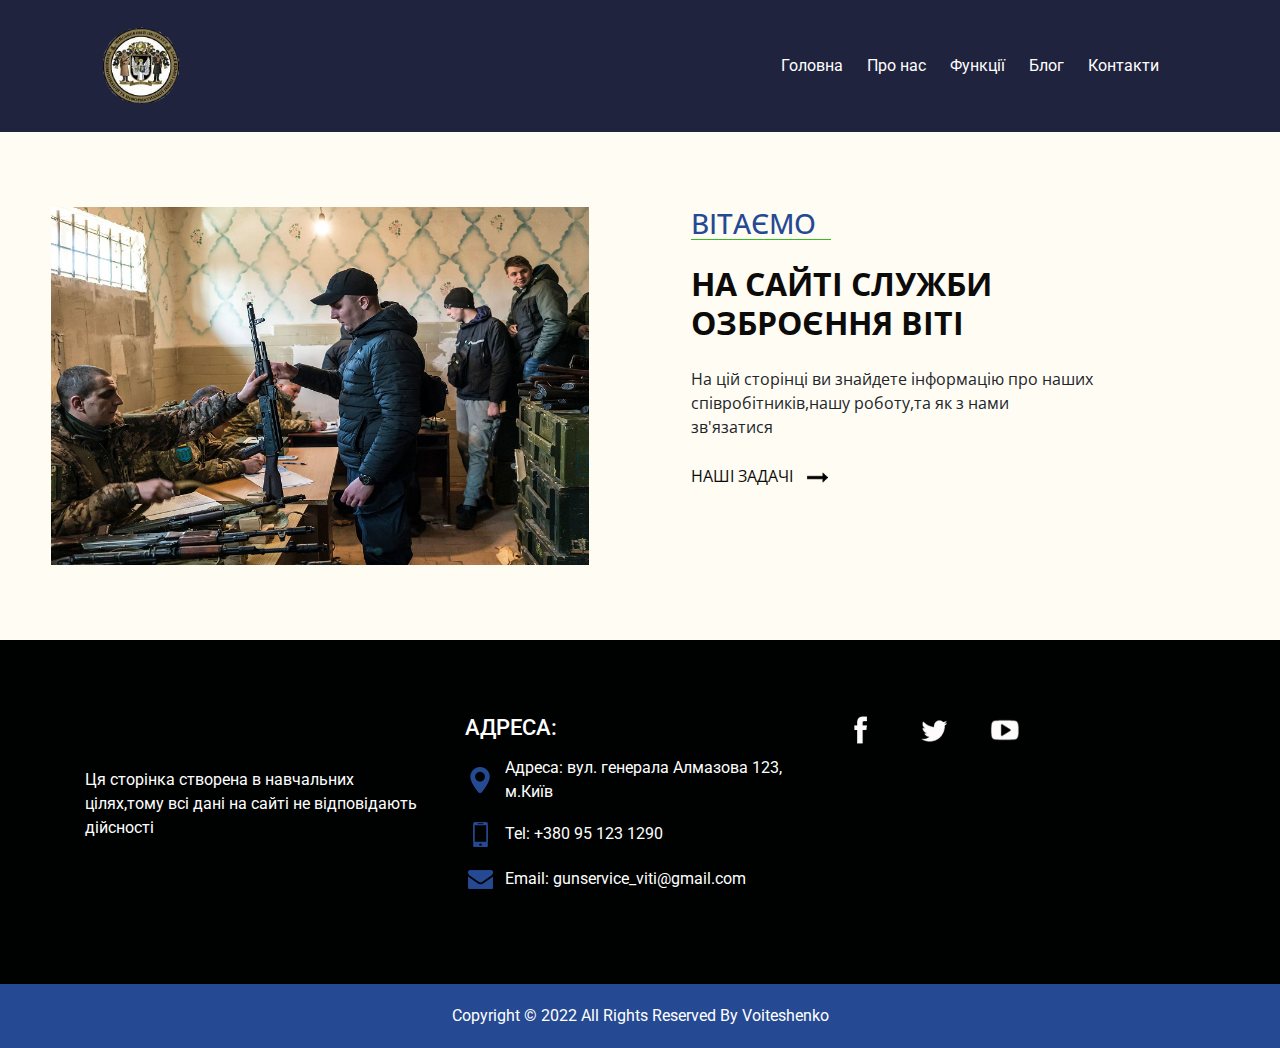
<file: about.html>
<!DOCTYPE html>
<html>

<head>
  <!-- Basic -->
  <meta charset="utf-8" />
  <meta http-equiv="X-UA-Compatible" content="IE=edge" />
  <!-- Mobile Metas -->
  <meta name="viewport" content="width=device-width, initial-scale=1, shrink-to-fit=no" />
  <!-- Site Metas -->
  <meta name="keywords" content="" />
  <meta name="description" content="" />
  <meta name="author" content="" />

  <title>Royal</title>

  <!-- slider stylesheet -->
  <link rel="stylesheet" type="text/css"
    href="https://cdnjs.cloudflare.com/ajax/libs/OwlCarousel2/2.1.3/assets/owl.carousel.min.css" />

  <!-- bootstrap core css -->
  <link rel="stylesheet" type="text/css" href="css/bootstrap.css" />

  <!-- fonts style -->
  <link href="https://fonts.googleapis.com/css?family=Open+Sans:300,400,600,700|Roboto:400,500&display=swap"
    rel="stylesheet" />
  <!-- Custom styles for this template -->
  <link href="css/style.css" rel="stylesheet" />
  <!-- responsive style -->
  <link href="css/responsive.css" rel="stylesheet" />
</head>

<body>
  <!-- header section strats -->
  <header class="header_section">
    <div class="container">
      <nav class="navbar navbar-expand-lg custom_nav-container ">
        <a class="navbar-brand" href="#">
          <div class="logo_box">
            <img src="images/logo.png" alt="" />
          </div>
        </a>
        <button class="navbar-toggler" type="button" data-toggle="collapse" data-target="#navbarSupportedContent"
          aria-controls="navbarSupportedContent" aria-expanded="false" aria-label="Toggle navigation">
          <span class="navbar-toggler-icon"></span>
        </button>

        <div class="collapse navbar-collapse" id="navbarSupportedContent">
          <ul class="navbar-nav ml-auto mr-2">
            <li class="nav-item active">
              <a class="nav-link" href="index.html">Головна <span class="sr-only">(current)</span></a>
            </li>
            <li class="nav-item">
              <a class="nav-link" href="about.html">Про нас </a>
            </li>
            <li class="nav-item">
              <a class="nav-link" href="service.html">Функції</a>
            </li>
            <li class="nav-item">
              <a class="nav-link" href="blog.html">Блог</a>
            </li>
            <li class="nav-item">
              <a class="nav-link" href="contact.html">Контакти</a>
            </li>
          </ul>
        </div>
      </nav>
    </div>
  </header>
  <!-- end header section -->

  <!-- slider section -->


  <!-- end slider section -->

  <!-- welcome section -->
  <section class="welcome_section layout_padding">
    <div class="container-fluid">
      <div class="row">
        <div class=" col-md-6">
          <div>
            <img class="img-fluid" src="images/welcome.jpg" alt="" />
          </div>
        </div>
        <div class=" col-md-6">
          <div class="welcome_detail">
            <h3>
              Вітаємо
            </h3>
            <h2>
              на сайті служби озброєння ВІТІ
            </h2>
            <p>
              На цій сторінці ви знайдете інформацію про наших співробітників,нашу роботу,та як з нами зв'язатися
            </p>
            <div class="welcome_detail-btn">
              <a href="service.html">
                <span>
                  Наші задачі
                </span>
                <img src="images/arrow-black.png" alt="" class="ml-2" />
              </a>
            </div>
          </div>
        </div>
      </div>
    </div>
  </section>
  <!-- end welcome section -->



  <!-- info section -->
  <section class="info_section layout_padding">
    <div class="container">
      <div class="row">
        <div class=" col-md-4 info_detail">
          <div>
            <p>
              Ця сторінка створена в навчальних цілях,тому всі дані на сайті не відповідають дійсності
            </p>
          </div>
        </div>
        <div class=" col-md-4 address_container">
          <div>
            <h3>
              Адреса:
            </h3>
            <div class="address_link-container">
              <a href="">
                <img src="images/location.png" alt="">
                <span> Aдреса: вул. генерала Алмазова 123, м.Київ
                </span>
              </a>
              <a href="">
                <img src="images/phone.png" alt="">
                <span> Tel: +380 95 123 1290
                </span>
              </a>
              <a href="">
                <img src="images/mail.png" alt="">
                <span>
                  Email: gunservice_viti@gmail.com
                </span>
              </a>
            </div>
          </div>
        </div>
        <div class=" col-md-4 news_container">
          <div>
            <div class="social_container">
              <div>
                <img src="images/fb.png" alt="">
              </div>
              <div>
                <img src="images/twitter.png" alt="">
              </div>
              <div>
                <img src="images/youtube.png" alt="">
              </div>
            </div>
          </div>
        </div>
      </div>
    </div>
  </section>

  <!-- end info section -->


  <!-- footer section -->
  <section class="container-fluid footer_section">
    <p>
      Copyright &copy; 2022 All Rights Reserved By
      Voiteshenko
    </p>
  </section>
  <!-- footer section -->

  <script type="text/javascript" src="js/jquery-3.4.1.min.js"></script>
  <script type="text/javascript" src="js/bootstrap.js"></script>
  <script type="text/javascript" src="https://cdnjs.cloudflare.com/ajax/libs/OwlCarousel2/2.2.1/owl.carousel.min.js">
  </script>
  <script type="text/javascript">
    $(".owl-carousel").owlCarousel({
      loop: true,
      margin: 20,
      nav: true,
      navText: [],
      autoplay: true,
      autoplayHoverPause: true,
      responsive: {
        0: {
          items: 1
        },
        600: {
          items: 2
        },
        1000: {
          items: 3
        }
      }
    });
  </script>

  <script>
    $(".nav_search-btn").click(function () {
      if ($(".nav_search-input").hasClass("d-none")) {
        event.preventDefault();
        $(".nav_search-input")
          .animate({
              left: "-1000px"
            },
            "1000000"
          )
          .removeClass("d-none");
      } else {
        $(".nav_search-input")
          .animate({
              left: "0px"
            },
            "1000000"
          )
          .addClass("d-none");
      }
    });
  </script>





</body>

</html>
</file>
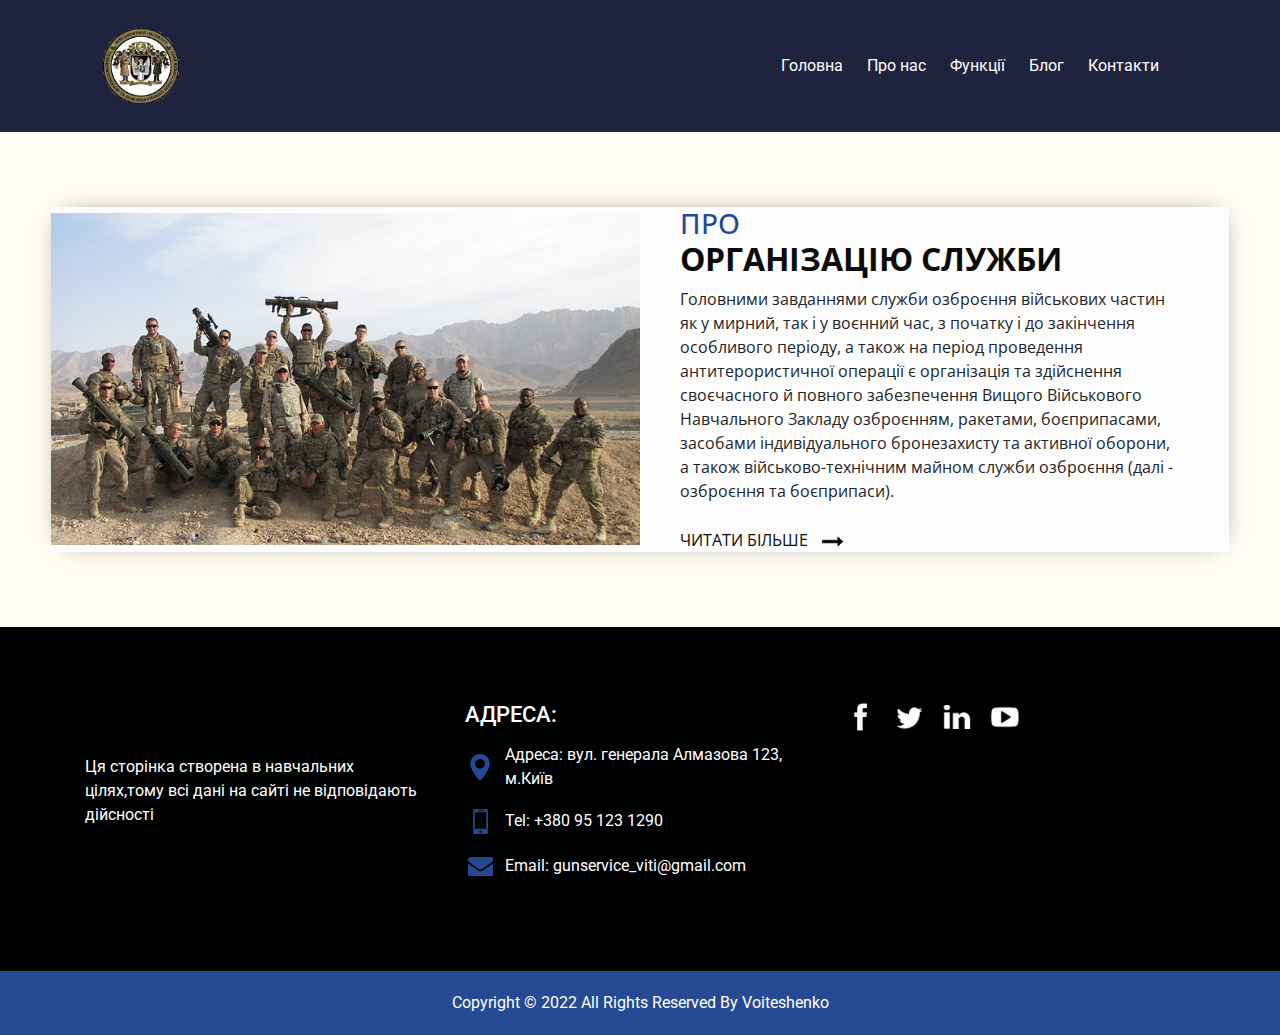
<file: blog.html>
<!DOCTYPE html>
<html>

<head>
  <!-- Basic -->
  <meta charset="utf-8" />
  <meta http-equiv="X-UA-Compatible" content="IE=edge" />
  <!-- Mobile Metas -->
  <meta name="viewport" content="width=device-width, initial-scale=1, shrink-to-fit=no" />
  <!-- Site Metas -->
  <meta name="keywords" content="" />
  <meta name="description" content="" />
  <meta name="author" content="" />

  <title>Royal</title>

  <!-- slider stylesheet -->
  <link rel="stylesheet" type="text/css"
    href="https://cdnjs.cloudflare.com/ajax/libs/OwlCarousel2/2.1.3/assets/owl.carousel.min.css" />

  <!-- bootstrap core css -->
  <link rel="stylesheet" type="text/css" href="css/bootstrap.css" />

  <!-- fonts style -->
  <link href="https://fonts.googleapis.com/css?family=Open+Sans:300,400,600,700|Roboto:400,500&display=swap"
    rel="stylesheet" />
  <!-- Custom styles for this template -->
  <link href="css/style.css" rel="stylesheet" />
  <!-- responsive style -->
  <link href="css/responsive.css" rel="stylesheet" />
</head>

<body>
  <!-- header section strats -->
  <header class="header_section">
    <div class="container">
      <nav class="navbar navbar-expand-lg custom_nav-container ">
        <a class="navbar-brand" href="#">
          <div class="logo_box">
            <img src="images/logo.png" alt="" />
          </div>
        </a>
        <button class="navbar-toggler" type="button" data-toggle="collapse" data-target="#navbarSupportedContent"
          aria-controls="navbarSupportedContent" aria-expanded="false" aria-label="Toggle navigation">
          <span class="navbar-toggler-icon"></span>
        </button>

        <div class="collapse navbar-collapse" id="navbarSupportedContent">
          <ul class="navbar-nav ml-auto mr-2">
            <li class="nav-item active">
              <a class="nav-link" href="index.html">Головна <span class="sr-only">(current)</span></a>
            </li>
            <li class="nav-item">
              <a class="nav-link" href="about.html">Про нас </a>
            </li>
            <li class="nav-item">
              <a class="nav-link" href="service.html">Функції</a>
            </li>
            <li class="nav-item">
              <a class="nav-link" href="blog.html">Блог</a>
            </li>
            <li class="nav-item">
              <a class="nav-link" href="contact.html">Контакти</a>
            </li>
          </ul>
        </div>
      </nav>
    </div>
  </header>
  <!-- end header section -->



  <!-- story section -->
  <div class="layout_padding">

    <section class="layout_padding story_section ">
      <div class="container-fluid">
        <div class="row">
          <div class=" col-md-6">
            <div>
              <img class="img-fluid" src="images/security.jpg" alt="" />
            </div>
          </div>
          <div class=" col-md-6">
            <div class="story_detail">
              <h3>
                Про
              </h3>
              <h2>
                організацію служби
              </h2>
              <p>
                Головними завданнями служби озброєння військових частин як у мирний, так і у воєнний час,
                з початку і до закінчення особливого періоду, а також на період проведення антитерористичної
                операції є організація та здійснення своєчасного й повного забезпечення Вищого Військового Навчального Закладу озброєнням, ракетами, боєприпасами, засобами індивідуального бронезахисту та активної оборони,
                а також військово-технічним майном служби озброєння (далі - озброєння та боєприпаси).
              </p>
              <div class="story_detail-btn">
                <a href="https://zakon.rada.gov.ua/laws/show/548-14#Text">
                  <span>
                    Читати більше
                  </span>
                  <img src="images/arrow-black.png" alt="" class="ml-2" />
                </a>
              </div>
            </div>
          </div>
        </div>
      </div>
    </section>
  </div>

  <!-- end story section -->



  <!-- info section -->
  <section class="info_section layout_padding">
    <div class="container">
      <div class="row">
        <div class=" col-md-4 info_detail">
          <div>
            <p>
              Ця сторінка створена в навчальних цілях,тому всі дані на сайті не відповідають дійсності
            </p>
          </div>
        </div>
        <div class=" col-md-4 address_container">
          <div>
            <h3>
              Адреса:
            </h3>
            <div class="address_link-container">
              <a href="">
                <img src="images/location.png" alt="">
                <span> Aдреса: вул. генерала Алмазова 123, м.Київ
                </span>
              </a>
              <a href="">
                <img src="images/phone.png" alt="">
                <span> Tel: +380 95 123 1290
                </span>
              </a>
              <a href="">
                <img src="images/mail.png" alt="">
                <span>
                  Email: gunservice_viti@gmail.com
                </span>
              </a>
            </div>
          </div>
        </div>
        <div class=" col-md-4 news_container">
          <div>
            <div class="social_container">
              <div>
                <img src="images/fb.png" alt="">
              </div>
              <div>
                <img src="images/twitter.png" alt="">
              </div>
              <div>
                <img src="images/linkedin.png" alt="">
              </div>
              <div>
                <img src="images/youtube.png" alt="">
              </div>
            </div>
          </div>
        </div>
      </div>
    </div>
  </section>

  <!-- end info section -->


  <!-- footer section -->
  <section class="container-fluid footer_section">
    <p>
      Copyright &copy; 2022 All Rights Reserved By
      Voiteshenko
    </p>
  </section>
  <!-- footer section -->

  <script type="text/javascript" src="js/jquery-3.4.1.min.js"></script>
  <script type="text/javascript" src="js/bootstrap.js"></script>
  <script type="text/javascript" src="https://cdnjs.cloudflare.com/ajax/libs/OwlCarousel2/2.2.1/owl.carousel.min.js">
  </script>
  <script type="text/javascript">
    $(".owl-carousel").owlCarousel({
      loop: true,
      margin: 20,
      nav: true,
      navText: [],
      autoplay: true,
      autoplayHoverPause: true,
      responsive: {
        0: {
          items: 1
        },
        600: {
          items: 2
        },
        1000: {
          items: 3
        }
      }
    });
  </script>

  <script>
    $(".nav_search-btn").click(function () {
      if ($(".nav_search-input").hasClass("d-none")) {
        event.preventDefault();
        $(".nav_search-input")
          .animate({
              left: "-1000px"
            },
            "1000000"
          )
          .removeClass("d-none");
      } else {
        $(".nav_search-input")
          .animate({
              left: "0px"
            },
            "1000000"
          )
          .addClass("d-none");
      }
    });
  </script>



</body>

</html>
</file>
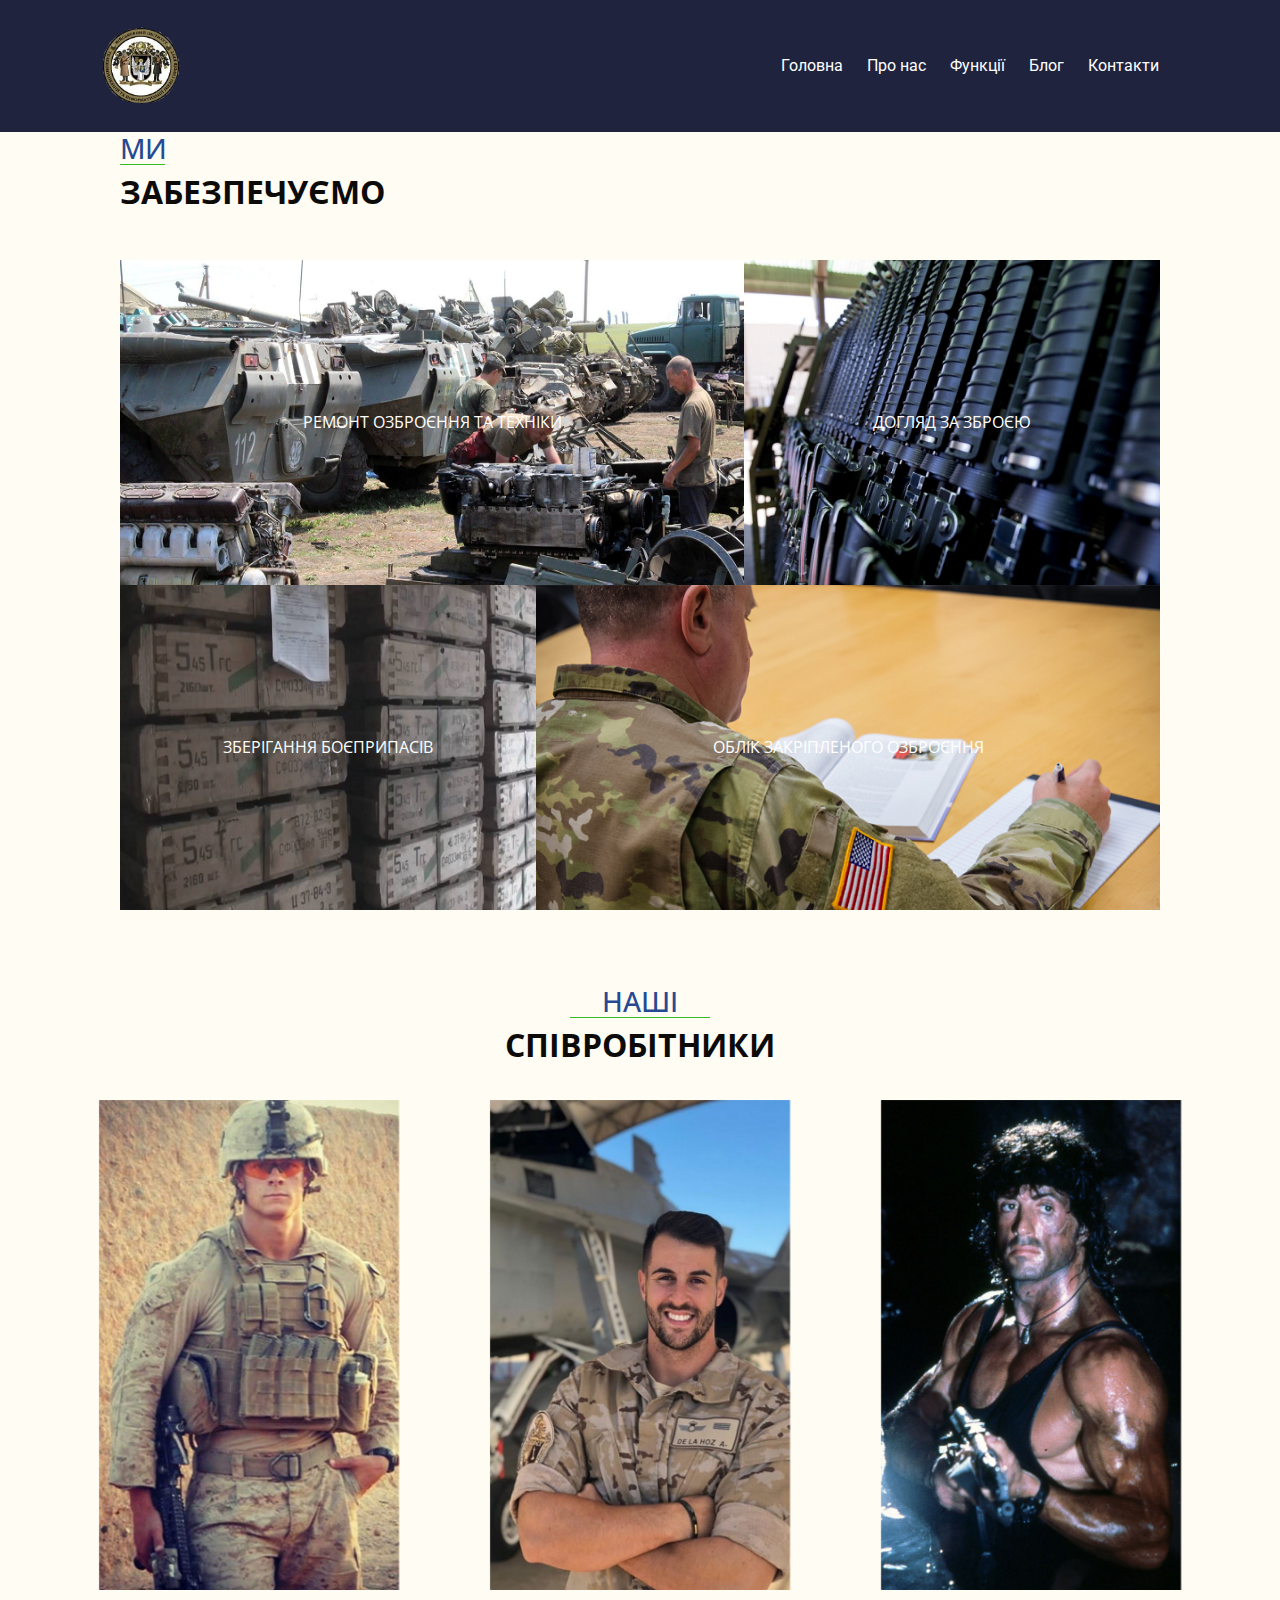
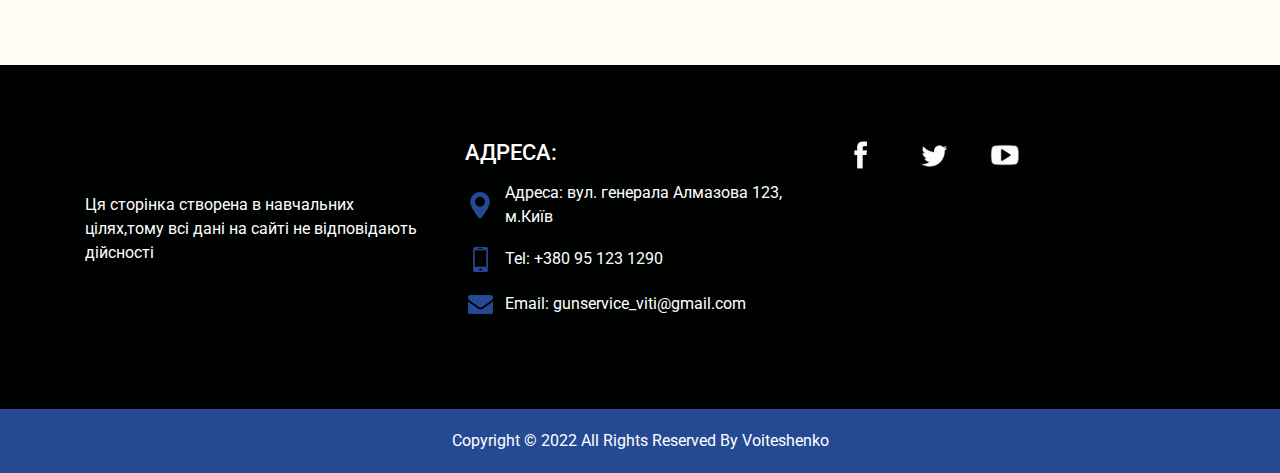
<file: service.html>
<!DOCTYPE html>
<html>

<head>
  <!-- Basic -->
  <meta charset="utf-8" />
  <meta http-equiv="X-UA-Compatible" content="IE=edge" />
  <!-- Mobile Metas -->
  <meta name="viewport" content="width=device-width, initial-scale=1, shrink-to-fit=no" />
  <!-- Site Metas -->
  <meta name="keywords" content="" />
  <meta name="description" content="" />
  <meta name="author" content="" />

  <title>Royal</title>

  <!-- slider stylesheet -->
  <link rel="stylesheet" type="text/css"
    href="https://cdnjs.cloudflare.com/ajax/libs/OwlCarousel2/2.1.3/assets/owl.carousel.min.css" />

  <!-- bootstrap core css -->
  <link rel="stylesheet" type="text/css" href="css/bootstrap.css" />

  <!-- fonts style -->
  <link href="https://fonts.googleapis.com/css?family=Open+Sans:300,400,600,700|Roboto:400,500&display=swap"
    rel="stylesheet" />
  <!-- Custom styles for this template -->
  <link href="css/style.css" rel="stylesheet" />
  <!-- responsive style -->
  <link href="css/responsive.css" rel="stylesheet" />
</head>

<body>
  <!-- header section strats -->
  <header class="header_section">
    <div class="container">
      <nav class="navbar navbar-expand-lg custom_nav-container ">
        <a class="navbar-brand" href="#">
          <div class="logo_box">
            <img src="images/logo.png" alt="" />
          </div>
        </a>
        <button class="navbar-toggler" type="button" data-toggle="collapse" data-target="#navbarSupportedContent"
          aria-controls="navbarSupportedContent" aria-expanded="false" aria-label="Toggle navigation">
          <span class="navbar-toggler-icon"></span>
        </button>

        <div class="collapse navbar-collapse" id="navbarSupportedContent">
          <ul class="navbar-nav ml-auto mr-2">
            <li class="nav-item active">
              <a class="nav-link" href="index.html">Головна <span class="sr-only">(current)</span></a>
            </li>
            <li class="nav-item">
              <a class="nav-link" href="about.html">Про нас </a>
            </li>
            <li class="nav-item">
              <a class="nav-link" href="service.html">Функції</a>
            </li>
            <li class="nav-item">
              <a class="nav-link" href="blog.html">Блог</a>
            </li>
            <li class="nav-item">
              <a class="nav-link" href="contact.html">Контакти</a>
            </li>
          </ul>

        </div>
      </nav>
    </div>
  </header>
  <!-- end header section -->





  <!-- service section -->
  <section class="service_section ">
    <div class="container">
      <div class="service_detail">
        <h3>
          Ми
        </h3>
        <h2>
          забезпечуємо
        </h2>
      </div>
      <div class="service_img-container">
        <div class="service_img-box i-box-1">
          <a href=""> Ремонт озброєння та техніки</a>
        </div>
        <div class="service_img-box i-box-2">
          <a href="">Догляд за зброєю</a>
        </div>
        <div class="service_img-box i-box-3">
          <a href="">Зберігання боєприпасів</a>
        </div>
        <div class="service_img-box i-box-4">
          <a href=""> Облік закріпленого озброєння</a>
        </div>
      </div>
    </div>
  </section>
  <!-- end service section -->

  <!-- security section -->

  <section class="security_section layout_padding">
    <h3>
      Наші


    </h3>
    <h2>
      Співробітники
    </h2>
    <div class="security_container">
      <div class="carousel-wrap">
        <div class="owl-carousel">
          <div class="item">
            <div class="security_img-box i-box-1">
              <a href=""> Просто гарний військовий</a>
            </div>
          </div>
          <div class="item">
            <div class="security_img-box i-box-2">
              <a href=""> Найкраща посмішка 2022</a>
            </div>
          </div>
          <div class="item">
            <div class="security_img-box i-box-3">
              <a href=""> Рембо Рембович </a>
            </div>
          </div>

        </div>
      </div>
    </div>
  </section>
  <!-- end security section -->





  <!-- info section -->
  <section class="info_section layout_padding">
    <div class="container">
      <div class="row">
        <div class=" col-md-4 info_detail">
          <div>
            <p>
              Ця сторінка створена в навчальних цілях,тому всі дані на сайті не відповідають дійсності
            </p>
          </div>
        </div>
        <div class=" col-md-4 address_container">
          <div>
            <h3>
              Адреса:
            </h3>
            <div class="address_link-container">
              <a href="">
                <img src="images/location.png" alt="">
                <span> Aдреса: вул. генерала Алмазова 123, м.Київ
                </span>
              </a>
              <a href="">
                <img src="images/phone.png" alt="">
                <span> Tel: +380 95 123 1290
                </span>
              </a>
              <a href="">
                <img src="images/mail.png" alt="">
                <span>
                  Email: gunservice_viti@gmail.com
                </span>
              </a>
            </div>
          </div>
        </div>
        <div class=" col-md-4 news_container">
          <div>
            <div class="social_container">
              <div>
                <img src="images/fb.png" alt="">
              </div>
              <div>
                <img src="images/twitter.png" alt="">
              </div>
              <div>
                <img src="images/youtube.png" alt="">
              </div>
            </div>
          </div>
        </div>
      </div>
    </div>
  </section>

  <!-- end info section -->


  <!-- footer section -->
  <section class="container-fluid footer_section">
    <p>
      Copyright &copy; 2022 All Rights Reserved By
      Voiteshenko
    </p>
  </section>
  <!-- footer section -->

  <script type="text/javascript" src="js/jquery-3.4.1.min.js"></script>
  <script type="text/javascript" src="js/bootstrap.js"></script>
  <script type="text/javascript" src="https://cdnjs.cloudflare.com/ajax/libs/OwlCarousel2/2.2.1/owl.carousel.min.js">
  </script>
  <script type="text/javascript">
    $(".owl-carousel").owlCarousel({
      loop: true,
      margin: 20,
      nav: true,
      navText: [],
      autoplay: true,
      autoplayHoverPause: true,
      responsive: {
        0: {
          items: 1
        },
        600: {
          items: 2
        },
        1000: {
          items: 3
        }
      }
    });
  </script>

  <script>
    $(".nav_search-btn").click(function () {
      if ($(".nav_search-input").hasClass("d-none")) {
        event.preventDefault();
        $(".nav_search-input")
          .animate({
              left: "-1000px"
            },
            "1000000"
          )
          .removeClass("d-none");
      } else {
        $(".nav_search-input")
          .animate({
              left: "0px"
            },
            "1000000"
          )
          .addClass("d-none");
      }
    });
  </script>



</body>

</html>
</file>
<file: css/style.css>
body {
  font-family: "Open Sans", sans-serif;
  background-color: #fffcf4;
}

.layout_padding {
  padding: 75px 0;
}

.layout_padding-top {
  padding-top: 75px;
}

.layout_padding-bottom {
  padding-bottom: 75px;
}

/*header section*/

.header_section {
  font-family: "Roboto", sans-serif;
  background-color: #1f233e;
  color: #fff;
  min-height: 90px;
  padding: 1% 0;
}

.custom_nav-container.navbar-expand-lg .navbar-nav .nav-link {
  color: #fff;
  padding-left: 12px;
  padding-right: 12px;
}

a,
a:hover,
a:focus {
  text-decoration: none;
}

.btn,
.btn:focus {
  outline: none !important;
  box-shadow: none;
}

.custom_nav-container .navbar-toggler {
  border-color: #fff;
  outline: none;
}

.custom_nav-container .navbar-toggler .navbar-toggler-icon {
  background-image: url(../images/menu.png);
}

.custom_nav-container .nav_search-btn {
  background-image: url(../images/search-icon.png);

  background-size: 22px;
  background-repeat: no-repeat;
  background-position-y: 7px;
  width: 35px;
  height: 35px;
  padding: 0;
  border: none;
}

.navbar {
}

.nav-link:hover {
  color: #fefefe;
}

.logo_box {
  width: 80px;
}

.logo_box img {
  width: 100%;
}

.call_to_btn {
  display: inline-block;
  color: #fefefe;
  padding: 10px 35px;
  background-color: #f6bb08;
  margin-top: 5%;
  margin-bottom: 20%;
  border-radius: 0;
}

/*end header section*/

/* slider section */

.slider_section {
  height: calc(100vh - 90px);
}

.slider_section .carousel-indicators {
  top: 50%;
  left: -75px;
  transform: translateY(-50%);
  display: block;
  bottom: unset;
  right: unset;
}

.slider_section .carousel-indicators li {
  width: 16px;
  height: 16px;
  opacity: 1;
  margin: 0 auto;
}

.slider_section .carousel-indicators .active {
  width: 24px;
  height: 24px;
  background-color: #2561db;
}

.carousel-control-prev,
.carousel-control-next {
  display: none;
}

.vert .carousel-item-next.carousel-item-left,
.vert .carousel-item-prev.carousel-item-right {
  -webkit-transform: translate3d(0, 0, 0);
  transform: translate3d(0, 0, 0);
}

.vert .carousel-item-next,
.vert .active.carousel-item-right {
  -webkit-transform: translate3d(0, 100%, 0);
  transform: translate3d(0, 100%, 0);
}

.vert .carousel-item-prev,
.vert .active.carousel-item-left {
  -webkit-transform: translate3d(0, -100%, 0);
  transform: translate3d(0, -100%, 0);
}

.slider_section .slider_box {
  display: flex;
  position: relative;
  height: calc(100vh - 90px);
  background-image: url(../images/banner.jpg);
  background-size: cover;
  background-repeat: no-repeat;
}

.slider_section .slider_box .fixed_company-detail {
  position: absolute;
  top: 50%;
  right: 10%;
  transform: translate(-50%, -50%);
}

.slider_section .slider_box .fixed_company-detail p {
  width: 12px;
  text-align: center;
  word-break: break-word;
  color: #fff;
  text-transform: uppercase;
}

.slider_section .slider_box .slider-detail {
  color: #fff;
  width: 60%;
  margin-top: 14%;
  margin-left: 20%;
}

.slider_section .slider_box .slider-detail .slider_detail-heading h2 {
  font-weight: 100;
  text-transform: uppercase;
}

.slider_section .slider_box .slider-detail .slider_detail-heading h1 {
  font-weight: 700;
  text-transform: uppercase;
}

.slider_section .slider_box .slider-detail .slider_detail-text {
  width: 55%;
  color: #f8fafd;
}

.slider_section .slider_box .slider-detail .slider_detail-btn {
  display: flex;
}

.slider_section .slider_box .slider-detail .slider_detail-btn a {
  margin-top: 28px;
  padding: 16px 20px;
  background-color: #2561db;
  color: #fff;
}

/* end slider section */

/* welcome section */
.welcome_section {
}

.welcome_section .col-md-6 {
  padding: 0 4%;
}

.welcome_detail {
  width: 75%;
}

.welcome_detail h2 {
  text-transform: uppercase;
  color: #0c0b09;
  font-weight: bold;
}

.welcome_detail h3 {
  text-transform: uppercase;
  color: #254a93;
  position: relative;
}

.welcome_detail h3::after {
  position: absolute;
  bottom: 0;
  left: 0;
  content: "";
  height: 1.5px;
  width: 140px;
  background-color: #36bb25;
}

.welcome_detail h2,
.welcome_detail p,
.welcome_detail .welcome_detail-btn {
  margin-top: 25px;
}

.welcome_section .welcome_detail-btn a,
.welcome_section .welcome_detail-btn a:hover {
  text-transform: uppercase;

  color: #0c0b09;
}

.welcome_section .welcome_detail-btn a img {
  width: 25px;
}

/* end welcome section */

/* service section */

.service_section .container {
  padding: 0 50px;
}

.service_detail h2 {
  text-transform: uppercase;
  color: #0c0b09;
  font-weight: bold;
}

.service_detail h3 {
  text-transform: uppercase;
  color: #254a93;
  position: relative;
}

.service_detail h3::after {
  position: absolute;
  bottom: 0;
  left: 0;
  content: "";
  height: 1.5px;
  width: 45px;
  background-color: #36bb25;
}

.service_section .service_img-container {
  display: flex;
  flex-wrap: wrap;
  padding-top: 40px;
}

.service_section .service_img-container .service_img-box {
  display: flex;
  justify-content: center;
  align-items: center;
  min-width: 300px;
  height: 325px;
  background-size: cover;
}

.service_img-container .service_img-box.i-box-1 {
  width: 60%;
  background-image: url(../images/s-1.jpg);
}

.service_img-container .service_img-box.i-box-2 {
  width: 40%;
  background-image: url(../images/s-2.jpg);
}

.service_img-container .service_img-box.i-box-3 {
  width: 40%;
  background-image: url(../images/s-3.jpg);
}

.service_img-container .service_img-box.i-box-4 {
  width: 60%;
  background-image: url(../images/s-4.jpg);
}

.service_section .service_img-container a,
.service_section .service_img-container a:hover {
  color: #fff;
  text-transform: uppercase;
  padding: 15px 40px;
}

.service_section .service_img-container .service_img-box:hover {
  cursor: pointer;
}

.service_section .service_img-container .service_img-box:hover a {
  background-color: #2561db;
}

.service_btn {
  margin-top: 20px;
  display: flex;
  justify-content: center;
}

.service_btn a,
.service_btn a:hover {
  text-transform: uppercase;

  color: #0c0b09;
}

.service_btn a img {
  width: 25px;
}

/* end service section */

/* security section */
.security_section {
}

.security_section h2 {
  text-transform: uppercase;
  color: #0c0b09;
  font-weight: bold;
  text-align: center;
  margin-bottom: 35px;
}

.security_section h3 {
  text-transform: uppercase;
  color: #254a93;
  position: relative;
  text-align: center;
}

.security_section h3::after {
  position: absolute;
  bottom: 0;
  left: 50%;
  transform: translateX(-50%);
  content: "";
  height: 1.5px;
  width: 140px;
  background-color: #36bb25;
}

.security_section .security_container {
  width: 90%;
  margin: 0 auto;
}

.security_section .security_img-box {
  display: flex;
  justify-content: center;
  align-items: center;
  background-size: cover;
  width: 300px;
  height: 490px;
  margin: 0 auto;
  z-index: 999;
}

.security_section .security_img-box.i-box-1 {
  background-image: url(../images/security-1.jpg);
}

.security_section .security_img-box.i-box-2 {
  background-image: url(../images/security-2.jpg);
}

.security_section .security_img-box.i-box-3 {
  background-image: url(../images/security-3.jpg);
}

.security_section .security_img-box a {
  display: none;
  opacity: 0;
  text-transform: uppercase;
  padding: 8px 12px;
  border: 1.5px solid #f0f0f0;
  color: #fff;
}

.security_section .security_img-box:hover a {
  display: inline-block;
  opacity: 1;
}

.security_btn {
  margin-top: 20px;
  display: flex;
  justify-content: center;
}

.security_btn a,
.security_btn a:hover {
  text-transform: uppercase;

  color: #0c0b09;
}

.security_btn a img {
  width: 25px;
}

.owl-carousel .owl-nav,
.owl-carousel .owl-nav.disabled {
  display: flex;
  justify-content: space-between;
  width: 100%;
  z-index: 0;
}

.owl-carousel .owl-nav .owl-next,
.owl-carousel .owl-nav .owl-prev {
  position: absolute;
  top: 50%;
  background-color: #254a93;
  width: 70px;
  height: 40px;
  background-repeat: no-repeat;
  background-size: 22px;
  background-position: 50%;
  transform: translateY(-50%);
}

.owl-carousel .owl-nav .owl-next {
  right: -25px;
  background-image: url(../images/right-arrow.png);
}

.owl-carousel .owl-nav .owl-prev {
  left: -25px;
  background-image: url(../images/left-arrow.png);
}

/* end security section */

.story_section {
  padding: 0 4%;
}

.story_section .container-fluid {
  -webkit-box-shadow: 1px -1px 24px -13px rgba(0, 0, 0, 0.75);
  -moz-box-shadow: 1px -1px 24px -13px rgba(0, 0, 0, 0.75);
  box-shadow: 1px -1px 24px -13px rgba(0, 0, 0, 0.75);
}

.story_section .col-md-6 {
  padding: 0;
  display: flex;
  align-items: center;
  background-color: #fcfcfc;
}

.story_detail {
  margin-left: 40px;
}

.story_detail h2 {
  text-transform: uppercase;
  color: #0c0b09;
  font-weight: bold;
}

.story_detail h3 {
  text-transform: uppercase;
  color: #254a93;

  margin: 0;
}

.story_detail {
  width: 85%;
}

.story_detail .story_detail-btn {
  margin-top: 25px;
}

.story_section .story_detail-btn a,
.story_section .story_detail-btn a:hover {
  text-transform: uppercase;

  color: #0c0b09;
}

.story_section .story_detail-btn a img {
  width: 25px;
}

.contact_form-container {
  background-image: url(../images/guards.jpg);
}

.contact_form-container form {
  display: flex;
  flex-direction: column;
  align-items: flex-start;
}

.contact_form-container .contact_box {
  background-color: #fff;
  padding: 35px 40px;
  width: 50%;
  height: 60%;
  margin: 100px 50px;
}

.contact_form-container form input,
.contact_form-container form input:focus,
.contact_form-container form input:active {
  border: none;
  background-color: transparent;
  border-bottom: 1px solid #00cc99;
  width: 85%;
  margin-top: 12px;
  outline: none;
}

.contact_form-container form button {
  border: none;
  background-color: #254a93;
  color: #fff;
  padding: 8px 20px;
  margin-top: 15px;
}

.contact_section .row .col-md-6 {
  padding: 0;
}

/* end contact section */

/* info section */
.info_section {
  background-color: #000202;
  font-family: "Roboto", sans-serif;
}

.info_section .info_detail {
  display: flex;
  align-items: center;
}

.info_section .info_detail p {
  color: #fff;
}

.address_link-container {
  display: block;
}

.address_link-container a {
  display: flex;
  color: #fff;
  margin: 15px 0;
  align-items: center;
}

.address_link-container a img {
  margin-right: 10px;
}

.info_section .news_container h3,
.info_section .address_container h3 {
  text-transform: uppercase;
  color: #fff;
  font-size: 22px;
}

.info_section .news_container form {
  margin: 28px 0;
}

.info_section .news_container form input {
  border: none;
  background-color: #fff;
  width: 70%;
  padding: 7px 10px;
}

.info_section .news_container form button {
  border: none;
  background-color: #254a93;
  color: #fff;
  font-size: 14px;
  padding: 8px 15px;
  margin-top: 15px;
  text-transform: uppercase;
}

.info_section .news_container .social_container {
  width: 50%;
  display: flex;
  justify-content: space-between;
}

.info_section .news_container .social_container > div {
}

/* end info section */

/* footer section*/

.footer_section {
  background-color: #254a93;
  padding: 20px 0;
  font-family: "Roboto", sans-serif;
}

.footer_section p {
  color: #fff;
  margin: 0;
  text-align: center;
}

.footer_section a {
  color: #fff;
}

/* end footer section*/
</file>
<file: css/responsive.css>
@media (max-width: 1120px) {}

@media (max-width: 992px) {
    .welcome_detail {
        width: 100%;

    }

    .service_img-container .service_img-box.i-box-1 {
        width: 100%;
    }

    .service_img-container .service_img-box.i-box-2 {
        width: 100%;
    }

    .service_img-container .service_img-box.i-box-3 {
        width: 100%;
    }

    .service_img-container .service_img-box.i-box-4 {
        width: 100%;
    }

    .contact_form-container .contact_box {
        width: 75%;

    }

    .contact_form-container form input,
    .contact_form-container form input:focus,
    .contact_form-container form input:active {
        width: 100%;
    }

    .service_img-container .service_img-box {
        margin-top: 35px;
    }

    .info_section .news_container .social_container {

        width: 100%;
    }

    .owl-carousel .owl-nav,
    .owl-carousel .owl-nav.disabled {

        display: flex;
        position: absolute;
        top: 110%;
        transform: translate(-50%);
        justify-content: space-between;
        width: 40%;
        z-index: 0;
        left: 50%;

    }
}

@media (max-width: 768px) {
    .welcome_detail {

        margin-top: 25px;
    }

    .story_detail {


        margin-top: 25px;

    }

    .contact_form-container form input,
    .contact_form-container form input:focus,
    .contact_form-container form input:active {

        width: 85%;

    }

    .service_section .container {

        padding: 0;

    }

    .col-md-4.address_container {

        margin-top: 25px;

    }

    .col-md-4.news_container {

        margin-top: 25px;

    }

    .contact_section .row .col-md-6 {

        padding: 0;
        display: flex;
        align-items: center;
        justify-content: center;

    }
}

@media (max-width: 576px) {
    .slider_section .slider_box .slider-detail .slider_detail-text {

        width: 85%;
    }

    .service_section .container {

        width: 90%;
    }

    .slider_section .carousel-indicators {

        top: 95%;
        left: 25%;

        display: flex;

        justify-content: space-between;
        width: 100px;
        align-items: center;

    }

    .owl-carousel .owl-nav,
    .owl-carousel .owl-nav.disabled {


        width: 75%;


    }

    .contact_form-container .contact_box {

        width: 85%;

    }

    .contact_form-container .contact_box {


        padding: 35px 35px;

        margin: 100px 25px;

    }

    .contact_form-container form input,
    .contact_form-container form input:focus,
    .contact_form-container form input:active {
        width: 100%;
    }

    .info_section .news_container form input {
        width: 90%;

    }

}

@media (max-width: 480px) {
    .service_section .service_img-container .service_img-box {


        min-width: 275px;
        height: 250px;


    }
}

@media (min-width: 1200px) {}
</file>
